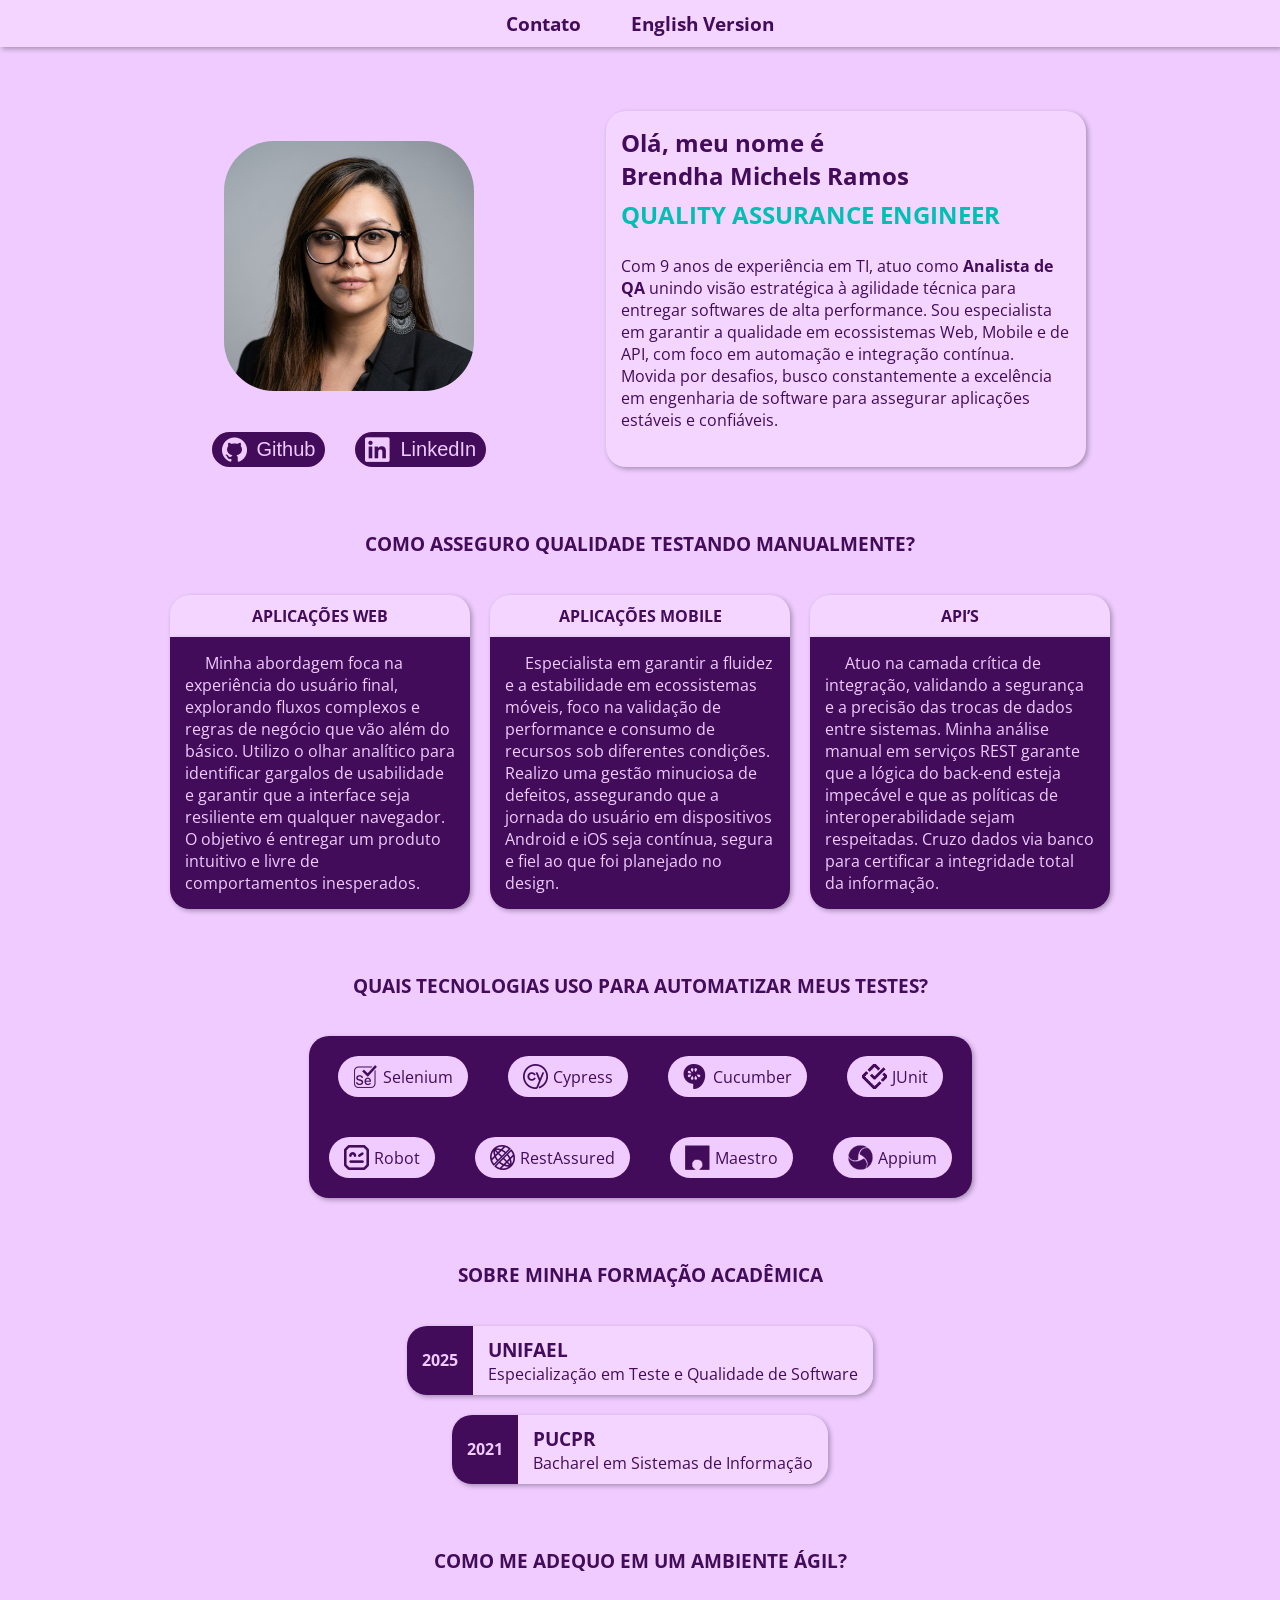
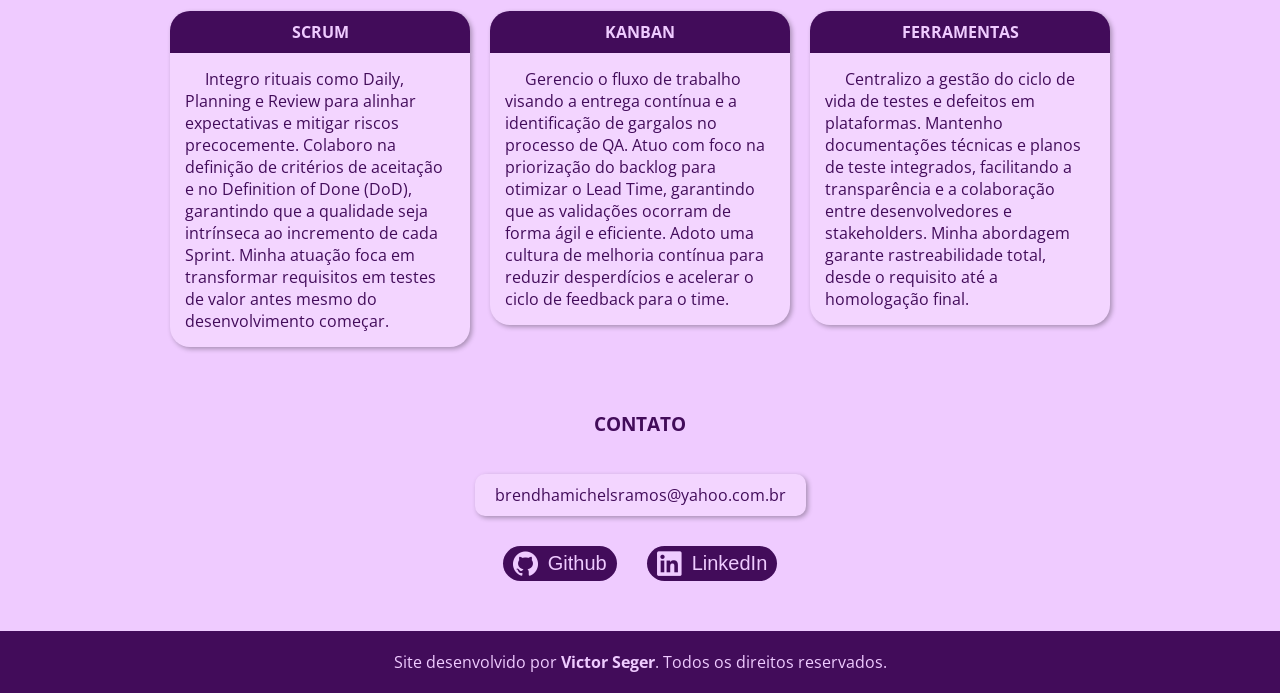
<file: index.html>
<!DOCTYPE html>
<html lang="pt-br">
<head>
    <meta charset="UTF-8">
    <meta name="viewport" content="width=device-width, initial-scale=1.0">
    <title>Brendha Ramos - Portifólio</title>
    <link rel="stylesheet" href="estilo/style.css">
    <link rel="shortcut icon" href="imagens/favicon.ico" type="image/x-icon">
</head>
<body>
    <header>
        <p><a href="#contato1">Contato</a></p>
        <p id="ingles"><a href="pags/english.html" rel="internal">English Version</a></p>
    </header>
    <main>
        <section class="sobre">
            <div class="grid1">
                <div class="img-link">
                    <div class="perfil">
                        <img src="imagens/foto-perfil2.png" alt="Foto de Brendha">
                    </div>
                    <div class="link">
                        <a href="https://github.com/BrendhaMichels" target="_blank" rel="external">
                            <button class="buttonicon">
                                <div class="icon1"></div>
                                <p>Github</p>
                            </button>
                        </a>
                        <a href="https://www.linkedin.com/in/brendha-ramos/" target="_blank" rel="external">
                            <button class="buttonicon">
                                <div class="icon2"></div>
                                <p>LinkedIn</p>
                            </button>
                        </a>
                    </div>
                </div>
                <div class="textual">
                    <h1>Olá, meu nome é <br> Brendha Michels Ramos</h1>
                    <h2>QUALITY ASSURANCE ENGINEER</h2>
                    <p>Com 9 anos de experiência em TI, atuo como <strong>Analista de QA</strong> unindo visão estratégica à agilidade técnica para entregar softwares de alta performance. Sou especialista em garantir a qualidade em ecossistemas Web, Mobile e de API, com foco em automação e integração contínua. Movida por desafios, busco constantemente a excelência em engenharia de software para assegurar aplicações estáveis e confiáveis.</p>
                </div>
            </div>
        </section>
        <section class="teste-manual">
            <div class="subtituloh3">
                <h3>COMO ASSEGURO QUALIDADE TESTANDO MANUALMENTE?</h3>
            </div>
            <div class="orgmanual">
                <div class="manual">
                    <h4>APLICAÇÕES WEB</h4>
                    <p>Minha abordagem foca na experiência do usuário final, explorando fluxos complexos e regras de negócio que vão além do básico. Utilizo o olhar analítico para identificar gargalos de usabilidade e garantir que a interface seja resiliente em qualquer navegador. O objetivo é entregar um produto intuitivo e livre de comportamentos inesperados.</p>
                </div>
                <div class="manual">
                    <h4>APLICAÇÕES MOBILE</h4>
                    <p>Especialista em garantir a fluidez e a estabilidade em ecossistemas móveis, foco na validação de performance e consumo de recursos sob diferentes condições. Realizo uma gestão minuciosa de defeitos, assegurando que a jornada do usuário em dispositivos Android e iOS seja contínua, segura e fiel ao que foi planejado no design.</p>
                </div>
                <div class="manual">
                    <h4>API’S</h4>
                    <p>Atuo na camada crítica de integração, validando a segurança e a precisão das trocas de dados entre sistemas. Minha análise manual em serviços REST garante que a lógica do back-end esteja impecável e que as políticas de interoperabilidade sejam respeitadas. Cruzo dados via banco para certificar a integridade total da informação.</p>
                </div>
            </div>
        </section>
        <section class="automatizado">
            <div class="subtituloh3">
                <h3>QUAIS TECNOLOGIAS USO PARA AUTOMATIZAR MEUS TESTES?</h3>
            </div>
            <div class="org2">
                <div class="org1">
                    <div class="icone">
                        <img src="imagens/selenium-50x50-escuro.png" alt="Ícone Selenium">
                        <p>Selenium</p>
                    </div>
                    <div class="icone">
                        <img src="imagens/cypress-50x50-escuro.png" alt="Ícone Cypress">
                        <p>Cypress</p>
                    </div>
                    <div class="icone">
                        <img src="imagens/cucumber-50x50-escuro.png" alt="Ícone Cucumber">
                        <p>Cucumber</p>
                    </div>
                    <div class="icone">
                        <img src="imagens/junit-50x50-escuro.png" alt="Ícone JUnit">
                        <p>JUnit</p>
                    </div>
                </div>
                <div class="org1">
                    <div class="icone">
                        <img src="imagens/robot-50x50-escuro.png" alt="Ícone Robot">
                        <p>Robot</p>
                    </div>
                    <div class="icone">
                        <img src="imagens/restassured-50x50-escuro.png" alt="Ícone RestAssured">
                        <p>RestAssured</p>
                    </div>
                    <div class="icone">
                        <img src="imagens/maestro-50x50-escuro.png" alt="Ícone Maestro">
                        <p>Maestro</p>
                    </div>
                    <div class="icone">
                        <img src="imagens/appium-50x50-escuro.png" alt="Ícone Appium">
                        <p>Appium</p>
                    </div>
                </div>
            </div>
        </section>
        <section class="academica">
            <div class="subtituloh3">
                <h3>SOBRE MINHA FORMAÇÃO ACADÊMICA</h3>
            </div>
            <grid class="flex1">
                <div class="orgformacao">
                    <div class="formacao">
                        <h4 class="alano">2025</h4>
                        <div class="curso">
                            <h5>UNIFAEL</h5>
                            <p>Especialização em Teste e Qualidade de Software</p>
                        </div>
                    </div>
                    <div class="formacao">
                        <h4 class="alano">2021</h4>
                        <div class="curso">
                            <h5>PUCPR</h5>
                            <p>Bacharel em Sistemas de Informação</p>
                        </div>
                </div>
            </grid>
            </div>
        </section>
        <section class="agil">
            <div class="subtituloh3">
                <h3>COMO ME ADEQUO EM UM AMBIENTE ÁGIL?</h3>
            </div>
            <div class="orgagil1">
                <div class="agil1">
                    <h4>SCRUM</h4>
                    <p>Integro rituais como Daily, Planning e Review para alinhar expectativas e mitigar riscos precocemente. Colaboro na definição de critérios de aceitação e no Definition of Done (DoD), garantindo que a qualidade seja intrínseca ao incremento de cada Sprint. Minha atuação foca em transformar requisitos em testes de valor antes mesmo do desenvolvimento começar.</p>
                </div>
                <div class="agil1">
                    <h4>KANBAN</h4>
                    <p>Gerencio o fluxo de trabalho visando a entrega contínua e a identificação de gargalos no processo de QA. Atuo com foco na priorização do backlog para otimizar o Lead Time, garantindo que as validações ocorram de forma ágil e eficiente. Adoto uma cultura de melhoria contínua para reduzir desperdícios e acelerar o ciclo de feedback para o time.</p>
                </div>
                <div class="agil1">
                    <h4>FERRAMENTAS</h4>
                    <p>Centralizo a gestão do ciclo de vida de testes e defeitos em plataformas. Mantenho documentações técnicas e planos de teste integrados, facilitando a transparência e a colaboração entre desenvolvedores e stakeholders. Minha abordagem garante rastreabilidade total, desde o requisito até a homologação final.</p>
                </div>
            </div>
        </section>
        <section class="contato" id="contato1">
            <div class="subtituloh3">
                <h3>CONTATO</h3>
            </div>
            <div class="email1">
                <p id="email">
                    <adress>
                        <a href="mailto:brendhamichelsramos@yahoo.com.br">brendhamichelsramos@yahoo.com.br</a>
                    </adress></p>
            </div>
            <div class="orglink">
                <div class="link">
                        <a href="https://github.com/BrendhaMichels" target="_blank" rel="external">
                            <button class="buttonicon">
                                <div class="icon1"></div>
                                <p>Github</p>
                            </button>
                        </a>
                        <a href="https://www.linkedin.com/in/brendha-ramos/" target="_blank" rel="external">
                            <button class="buttonicon">
                                <div class="icon2"></div>
                                <p>LinkedIn</p>
                            </button>
                        </a>
                    </div>
            </div>
        </section>
    </main>
    <footer>
        <p>Site desenvolvido por <a href="https://www.linkedin.com/in/victor-seger/" target="_blank" rel="external">Victor Seger</a>. Todos os direitos reservados.</p>
    </footer>
</body>
</html>
</file>
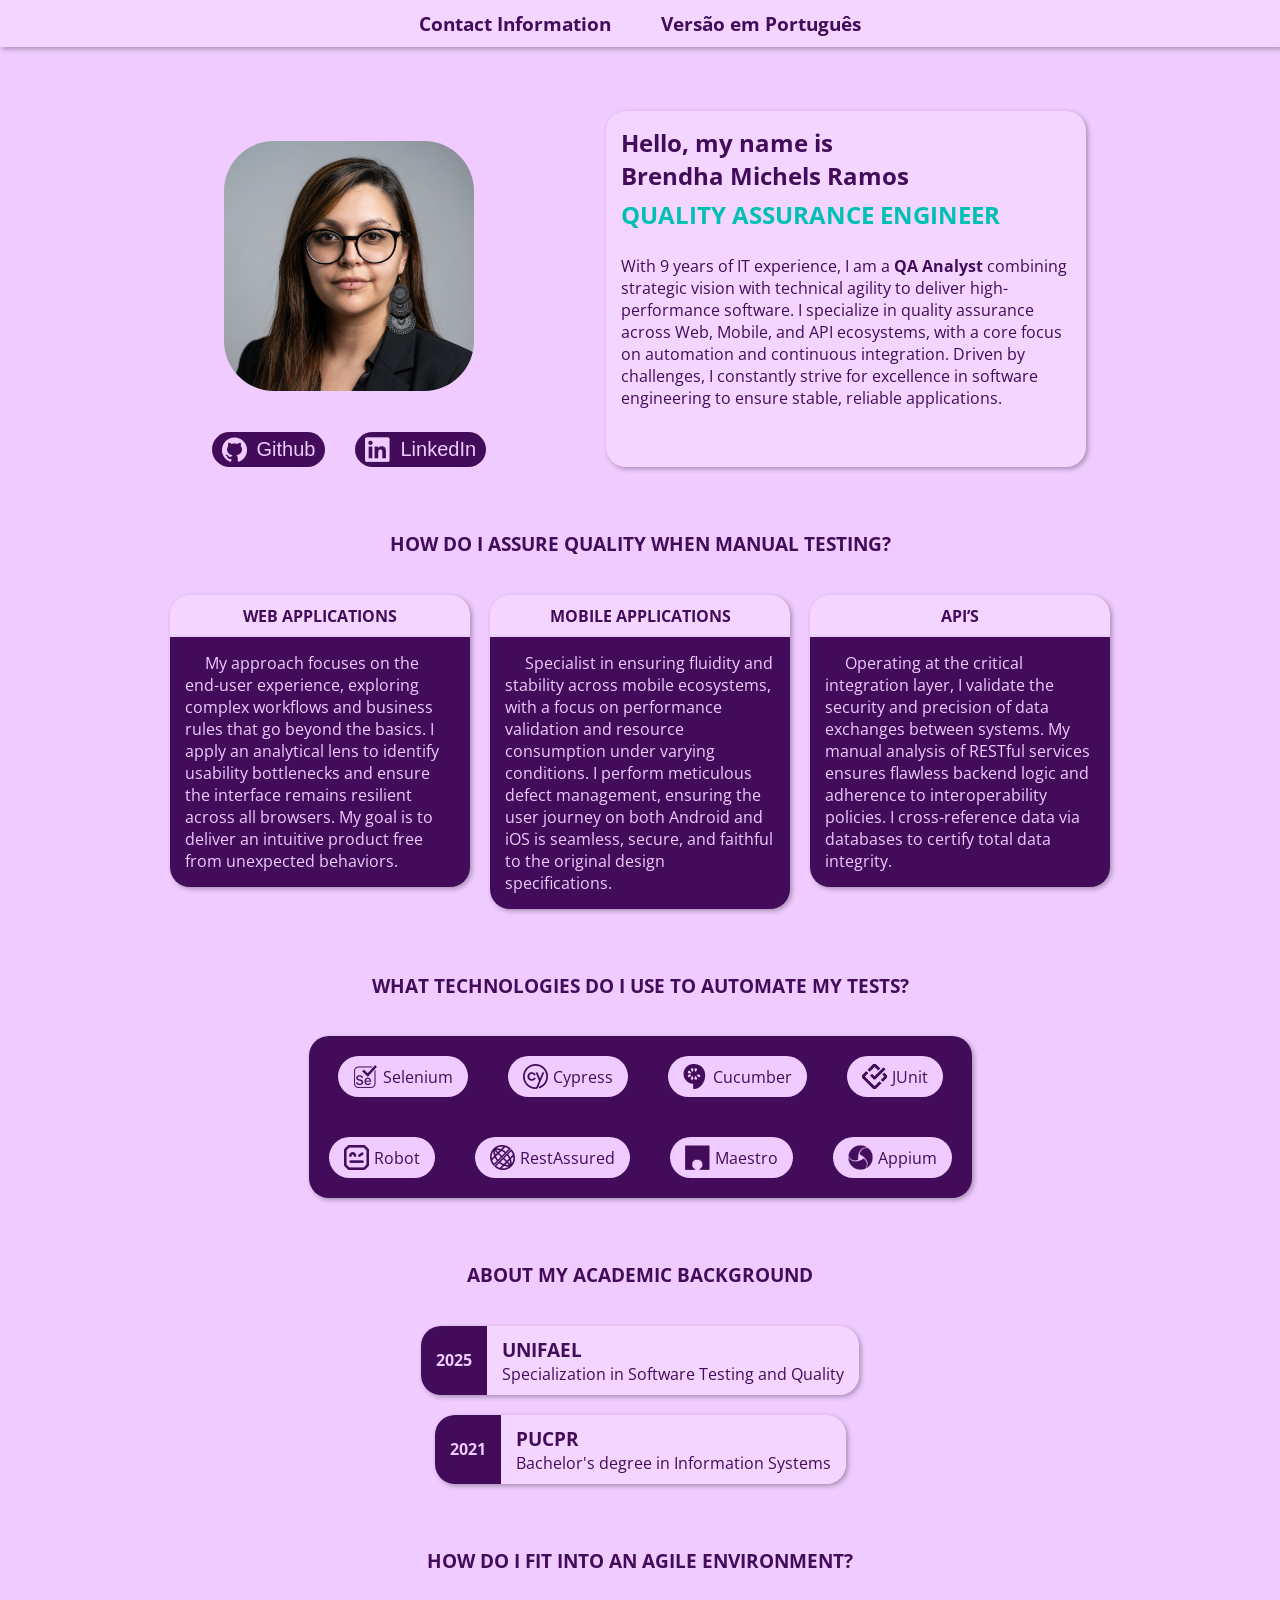
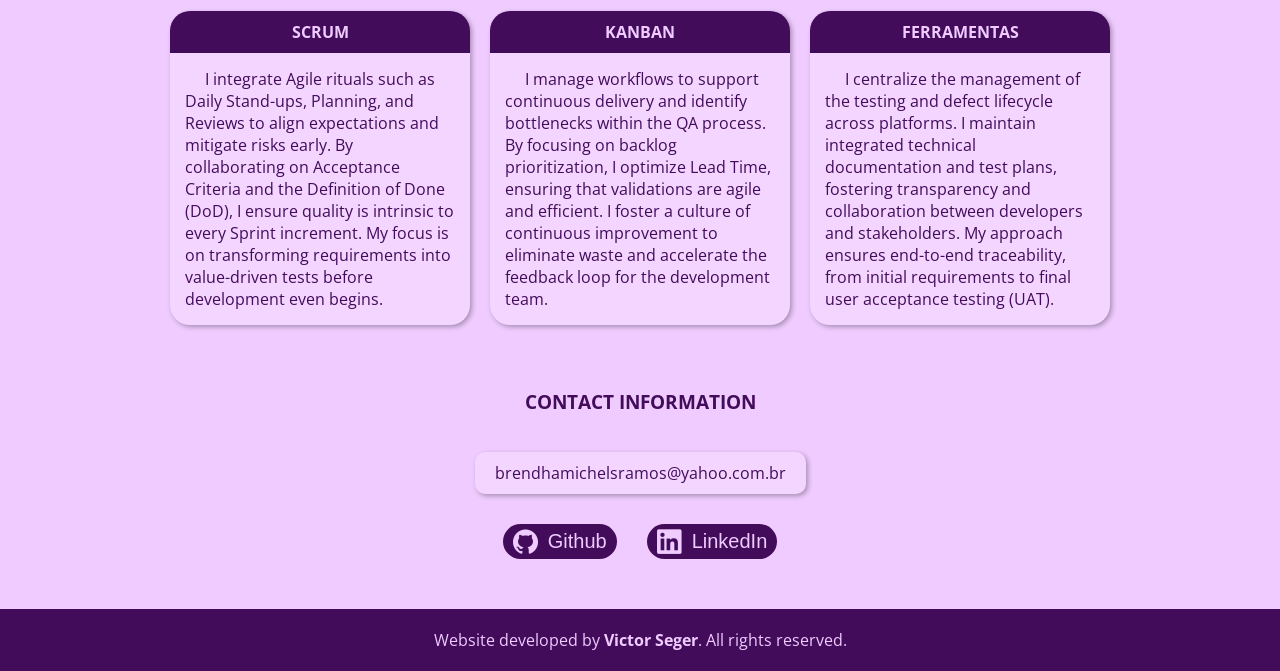
<file: pags/english.html>
<!DOCTYPE html>
<html lang="en">
<head>
    <meta charset="UTF-8">
    <meta name="viewport" content="width=device-width, initial-scale=1.0">
    <title>Brendha Ramos - Portifolio</title>
    <link rel="stylesheet" href="../estilo/style.css">
    <link rel="shortcut icon" href="../imagens/favicon.ico" type="image/x-icon">
</head>
<body>
    <header id="englishheader">
        <p><a href="#contato1">Contact Information</a></p>
        <p id="ingles"><a href="../index.html">Versão em Português</a></p>
    </header>
    <main>
        <section class="sobre">
            <div class="grid1">
                <div class="img-link">
                    <div class="perfil">
                        <img src="../imagens/foto-perfil2.png" alt="Foto de Brendha">
                    </div>
                    <div class="link">
                        <a href="https://github.com/BrendhaMichels" target="_blank" rel="external">
                            <button class="buttonicon">
                                <div class="icon1"></div>
                                <p>Github</p>
                            </button>
                        </a>
                        <a href="https://www.linkedin.com/in/brendha-ramos/" target="_blank" rel="external">
                            <button class="buttonicon">
                                <div class="icon2"></div>
                                <p>LinkedIn</p>
                            </button>
                        </a>
                    </div>
                </div>
                <div class="textual">
                    <h1>Hello, my name is <br> Brendha Michels Ramos</h1>
                    <h2>QUALITY ASSURANCE ENGINEER</h2>
                    <p>With 9 years of IT experience, I am a <strong>QA Analyst</strong> combining strategic vision with technical agility to deliver high-performance software. I specialize in quality assurance across Web, Mobile, and API ecosystems, with a core focus on automation and continuous integration. Driven by challenges, I constantly strive for excellence in software engineering to ensure stable, reliable applications.</p>
                </div>
            </div>
        </section>
        <section class="teste-manual">
            <div class="subtituloh3">
                <h3>HOW DO I ASSURE QUALITY WHEN MANUAL TESTING?</h3>
            </div>
            <div class="orgmanual">
                <div class="manual">
                    <h4>WEB APPLICATIONS</h4>
                    <p>My approach focuses on the end-user experience, exploring complex workflows and business rules that go beyond the basics. I apply an analytical lens to identify usability bottlenecks and ensure the interface remains resilient across all browsers. My goal is to deliver an intuitive product free from unexpected behaviors.</p>
                </div>
                <div class="manual">
                    <h4>MOBILE APPLICATIONS</h4>
                    <p>Specialist in ensuring fluidity and stability across mobile ecosystems, with a focus on performance validation and resource consumption under varying conditions. I perform meticulous defect management, ensuring the user journey on both Android and iOS is seamless, secure, and faithful to the original design specifications.</p>
                </div>
                <div class="manual">
                    <h4>API’S</h4>
                    <p>Operating at the critical integration layer, I validate the security and precision of data exchanges between systems. My manual analysis of RESTful services ensures flawless backend logic and adherence to interoperability policies. I cross-reference data via databases to certify total data integrity.</p>
                </div>
            </div>
        </section>
        <section class="automatizado">
            <div class="subtituloh3">
                <h3>WHAT TECHNOLOGIES DO I USE TO AUTOMATE MY TESTS?</h3>
            </div>
            <div class="org2">
                <div class="org1">
                    <div class="icone">
                        <img src="../imagens/selenium-50x50-escuro.png" alt="Ícone Selenium">
                        <p>Selenium</p>
                    </div>
                    <div class="icone">
                        <img src="../imagens/cypress-50x50-escuro.png" alt="Ícone Cypress">
                        <p>Cypress</p>
                    </div>
                    <div class="icone">
                        <img src="../imagens/cucumber-50x50-escuro.png" alt="Ícone Cucumber">
                        <p>Cucumber</p>
                    </div>
                    <div class="icone">
                        <img src="../imagens/junit-50x50-escuro.png" alt="Ícone JUnit">
                        <p>JUnit</p>
                    </div>
                </div>
                <div class="org1">
                    <div class="icone">
                        <img src="../imagens/robot-50x50-escuro.png" alt="Ícone Robot">
                        <p>Robot</p>
                    </div>
                    <div class="icone">
                        <img src="../imagens/restassured-50x50-escuro.png" alt="Ícone RestAssured">
                        <p>RestAssured</p>
                    </div>
                    <div class="icone">
                        <img src="../imagens/maestro-50x50-escuro.png" alt="Ícone Maestro">
                        <p>Maestro</p>
                    </div>
                    <div class="icone">
                        <img src="../imagens/appium-50x50-escuro.png" alt="Ícone Appium">
                        <p>Appium</p>
                    </div>
                </div>
            </div>
        </section>
        <section class="academica">
            <div class="subtituloh3">
                <h3>ABOUT MY ACADEMIC BACKGROUND</h3>
            </div>
            <grid class="flex1">
                <div class="orgformacao">
                    <div class="formacao">
                        <h4 class="alano">2025</h4>
                        <div class="curso">
                            <h5>UNIFAEL</h5>
                            <p>Specialization in Software Testing and Quality</p>
                        </div>
                    </div>
                    <div class="formacao">
                        <h4 class="alano">2021</h4>
                        <div class="curso">
                            <h5>PUCPR</h5>
                            <p>Bachelor's degree in Information Systems</p>
                        </div>
                </div>
            </grid>
            </div>
        </section>
        <section class="agil">
            <div class="subtituloh3">
                <h3>HOW DO I FIT INTO AN AGILE ENVIRONMENT?</h3>
            </div>
            <div class="orgagil1">
                <div class="agil1">
                    <h4>SCRUM</h4>
                    <p>I integrate Agile rituals such as Daily Stand-ups, Planning, and Reviews to align expectations and mitigate risks early. By collaborating on Acceptance Criteria and the Definition of Done (DoD), I ensure quality is intrinsic to every Sprint increment. My focus is on transforming requirements into value-driven tests before development even begins.</p>
                </div>
                <div class="agil1">
                    <h4>KANBAN</h4>
                    <p>I manage workflows to support continuous delivery and identify bottlenecks within the QA process. By focusing on backlog prioritization, I optimize Lead Time, ensuring that validations are agile and efficient. I foster a culture of continuous improvement to eliminate waste and accelerate the feedback loop for the development team.</p>
                </div>
                <div class="agil1">
                    <h4>FERRAMENTAS</h4>
                    <p>I centralize the management of the testing and defect lifecycle across platforms. I maintain integrated technical documentation and test plans, fostering transparency and collaboration between developers and stakeholders. My approach ensures end-to-end traceability, from initial requirements to final user acceptance testing (UAT).</p>
                </div>
            </div>
        </section>
        <section class="contato" id="contato1">
            <div class="subtituloh3">
                <h3>CONTACT INFORMATION</h3>
            </div>
            <div class="email1">
                <p id="email">
                    <adress>
                        <a href="mailto:brendhamichelsramos@yahoo.com.br">brendhamichelsramos@yahoo.com.br</a>
                    </adress></p>
                </p>
            </div>
            <div class="orglink">
                <div class="link">
                        <a href="https://github.com/BrendhaMichels" target="_blank" rel="external">
                            <button class="buttonicon">
                                <div class="icon1"></div>
                                <p>Github</p>
                            </button>
                        </a>
                        <a href="https://www.linkedin.com/in/brendha-ramos/" target="_blank" rel="external">
                            <button class="buttonicon">
                                <div class="icon2"></div>
                                <p>LinkedIn</p>
                            </button>
                        </a>
                    </div>
            </div>
        </section>
    </main>
    <footer>
        <p>Website developed by <a href="https://www.linkedin.com/in/victor-seger/" target="_blank" rel="external">Victor Seger</a>. All rights reserved.</p>
    </footer>
</body>
</html>
</file>
<file: estilo/style.css>
@charset "UTF-8";
@import url('https://fonts.googleapis.com/css2?family=Open+Sans:ital,wght@0,300..800;1,300..800&display=swap');

* {
    padding: 0;
    margin: 0;
}

:root {
    --lightestpurple: #F3D5FF;
    --lightpurple: #EFCBFF;
    --darkpurple: #420C5A;
    --cyan: #00C0B5;
    --midpurple: #C189D9;
}

body {
    background-color: var(--lightpurple);
    font-family: 'Open Sans', sans-serif;
}
header {
    background-color: var(--lightestpurple);
    display: flex;
    justify-content: center;
    align-items: center;
    gap: 50px;
    padding: 10px 0px;
    box-shadow: 2px 2px 5px rgba(0, 0, 0, 0.301);
}
header a {
    text-decoration: none;
    color: var(--darkpurple);
    font-weight: bold;
    font-size: 1.2em;
}
header a:hover {
    text-decoration: underline;
}
section.sobre {
    display: flex;
    justify-content: center;
    align-items: center;

    margin-top: 5vw;
}
div.grid1{
    display: flex;
    column-gap: 8vw;
}
div.img-link{
    display: flex;
    flex-direction: column;
    align-items: center;
    row-gap: .5vw;
}
div.perfil {
    margin: 30px;
}
div.link {
    display: flex;
    column-gap: 30px;
}
.link > a {
    text-decoration: none;
}
.buttonicon {
    display: flex;
    justify-content: center;
    align-items: center;
    gap: 10px;
    background-color: var(--darkpurple);
    color: var(--lightpurple);
    padding: 5px 10px;
    border-radius: 30px;
    box-shadow: none;
    border: none;
    position: relative;
}
.buttonicon:hover {
    background-color: var(--cyan);
    color: var(--darkpurple);
    transition-duration: 0.2s
}
.buttonicon > div {
    width: 25px;
    height: 25px;
}
.buttonicon > p {
    font-size: 1.5em;
}
.icon1 {
    background-image: url(../imagens/github-50x50-claro.png);
    background-size: cover;
}
.buttonicon:hover .icon1{
    background-image: url(../imagens/github-50x50-escuro.png);
}
.icon2 {
    background-image: url(../imagens/linkedin-50x50-claro.png);
    background-size: cover;
}
.buttonicon:hover .icon2{
    background-image: url(../imagens/linkedin-50x50-escuro.png);
}
div.textual{
    background-color: var(--lightestpurple);
    border-radius: 20px;
    max-width: 450px;
    padding: 15px;
    box-shadow: 2px 2px 5px rgba(0, 0, 0, 0.301);
}

div.textual > h1{
    color: var(--darkpurple);
    margin-bottom: 6px;
}
div.textual > h2{
    color: var(--cyan);
    margin-bottom: 24px;
}
div.textual > p{
    color: var(--darkpurple);
    text-align: left;
}
section h3 {
    color: var(--darkpurple);
    margin: 5vw 0 3vw 0;
}
.subtituloh3 {
    display: flex;
    justify-content: center;
    align-items: center;
}
.orgmanual {
    display: flex;
    justify-content: center;
    align-items: top;
    column-gap: 20px;
}
.manual {
    max-width: 300px;
    border-radius: 20px;
}
.manual h4{
    background-color: var(--lightestpurple);
    color: var(--darkpurple);
    text-align: center;
    padding: 10px 0;
    border-radius: 20px 20px 0 0;
    box-shadow: 2px 2px 5px rgba(0, 0, 0, 0.301);
}
.manual p {
    background-color: var(--darkpurple);
    color: var(--lightpurple);
    text-align: left;
    text-indent: 20px;
    padding: 15px;
    border-radius: 0 0 20px 20px;
    box-shadow: 2px 2px 5px rgba(0, 0, 0, 0.301);
}
.automatizado {
    display: flex;
    flex-direction: column;
    justify-content: center;
    align-items: center;
}
.org2{
    background-color: var(--darkpurple);
    max-width: 800px;
    padding: 20px;
    display: flex;
    flex-direction: column;
    row-gap: 40px;
    border-radius: 20px;
    box-shadow: 2px 2px 5px rgba(0, 0, 0, 0.301);
}
.org1 {
    display: flex;
    justify-content: center;
    align-items: center;
    column-gap: 40px;
}
.icone {
    display: flex;
    justify-content: center;
    align-items: center;
    gap: 5px;
    background-color: var(--lightpurple);
    color: var(--darkpurple);
    padding: 8px 15px;
    border-radius: 30px;
}
.icone:hover {
    background-color: var(--midpurple);
    transition-duration: 0.5s
}
.icone img {
    width: 25px;
    height: 25px;
}
.flex1 {
    display: flex;
    justify-content: center;
    align-items: center;
}
.orgformacao {
    display: flex;
    flex-direction: column;
    justify-content: center;
    align-items: center;
    row-gap: 20px;
}
.formacao {
    display: flex;
    box-shadow: 2px 2px 5px rgba(0, 0, 0, 0.301);
    border-radius: 20px;
}
.formacao h4 {
    background-color: var(--darkpurple);
    color: var(--lightpurple);
    text-align: center;
    padding: 15px;
    border-radius: 20px 0 0 20px;
}
.curso {
    background-color: var(--lightestpurple);
    color: var(--darkpurple);
    text-align: left;
    max-width: 380px;
    padding: 10px 15px;
    border-radius: 0 20px 20px 0;
}
.curso h5 {
    font-weight: bold;
    font-size: 1.2em;
}
.alano {
    display: flex;
    justify-content: center;
    align-items: center;
}
.orgagil1 {
    display: flex;
    justify-content: center;
    align-items: top;
    column-gap: 20px;
}
.agil1 {
    max-width: 300px;
}
.agil1 h4 {
    background-color: var(--darkpurple);
    color: var(--lightpurple);
    text-align: center;
    padding: 10px 0;
    border-radius: 20px 20px 0 0;
    box-shadow: 2px 2px 5px rgba(0, 0, 0, 0.301);
}
.agil1 p {
    background-color: var(--lightestpurple);
    color: var(--darkpurple);
    text-align: left;
    text-indent: 20px;
    padding: 15px;
    border-radius: 0 0 20px 20px;
    box-shadow: 2px 2px 5px rgba(0, 0, 0, 0.301);
}
.email1 {
    display: flex;
    justify-content: center;
    align-items: center;
}
#email {
    background-color: var(--lightestpurple);
    color: var(--darkpurple);
    max-width: 300px;
    text-align: center;
    padding: 10px 20px;
    border-radius: 10px;
    margin-bottom: 30px;
    box-shadow: 2px 2px 5px rgba(0, 0, 0, 0.301);
}
#email a {
    text-decoration: none;
    color: var(--darkpurple);
}
#email a:hover {
    text-decoration: underline;
}
.orglink {
    display: flex;
    justify-content: center;
    align-items: center;
    column-gap: 30px;
}
footer {
    background-color: var(--darkpurple);
    color: var(--lightpurple);
    text-align: center;
    margin-top: 50px;
    padding: 20px 0;
}
footer a{
    text-decoration: none;
    color: var(--lightpurple);
    font-weight: bold;
}
footer a:hover {
    text-decoration: underline;
}
@media screen and (max-width: 720px) {
    #englishheader {
        gap: 20px;
        font-size: .9em;
    }
    header a {
        font-size: 1em;
    }
    div.grid1{
    display: flex;
    flex-direction: column;
    justify-content: center;
    align-items: center;
    row-gap:  3vw;
    }
    div.perfil > img {
        max-width: 200px;
    }
    .buttonicon {
        transform: scale(0.8);
        transform-origin: center;
    }
    div.textual {
        transform: scale(0.8);
        transform-origin: center;
    }
    section h3 {
        margin: 5vw 0;
    }
    .subtituloh3 {
        text-align: center;
        margin-bottom: 2px;
        font-size: 0.9em;
    }
    .orgmanual {
        flex-direction: column;
        justify-content: center;
        align-items: center;
    }
    .manual {
        transform: scale(0.8);
        transform-origin: center;
    }
    .org2 {
        transform: scale(0.8);
        transform-origin: center;
        row-gap: 10px;
    }
    .org1 {
        display: flex;
        flex-wrap: wrap;
        row-gap: 10px;
    }
    .formacao {
        transform: scale(0.7);
        transform-origin: center;
    }
    .orgagil1 {
        flex-direction: column;
        justify-content: center;
        align-items: center;
    }
    .agil1 {
        transform: scale(0.8);
        transform-origin: center;
    }
    #email {
        transform: scale(0.8);
        transform-origin: center;
    }
    footer{
        font-size: 0.8em;
    }
}
</file>
